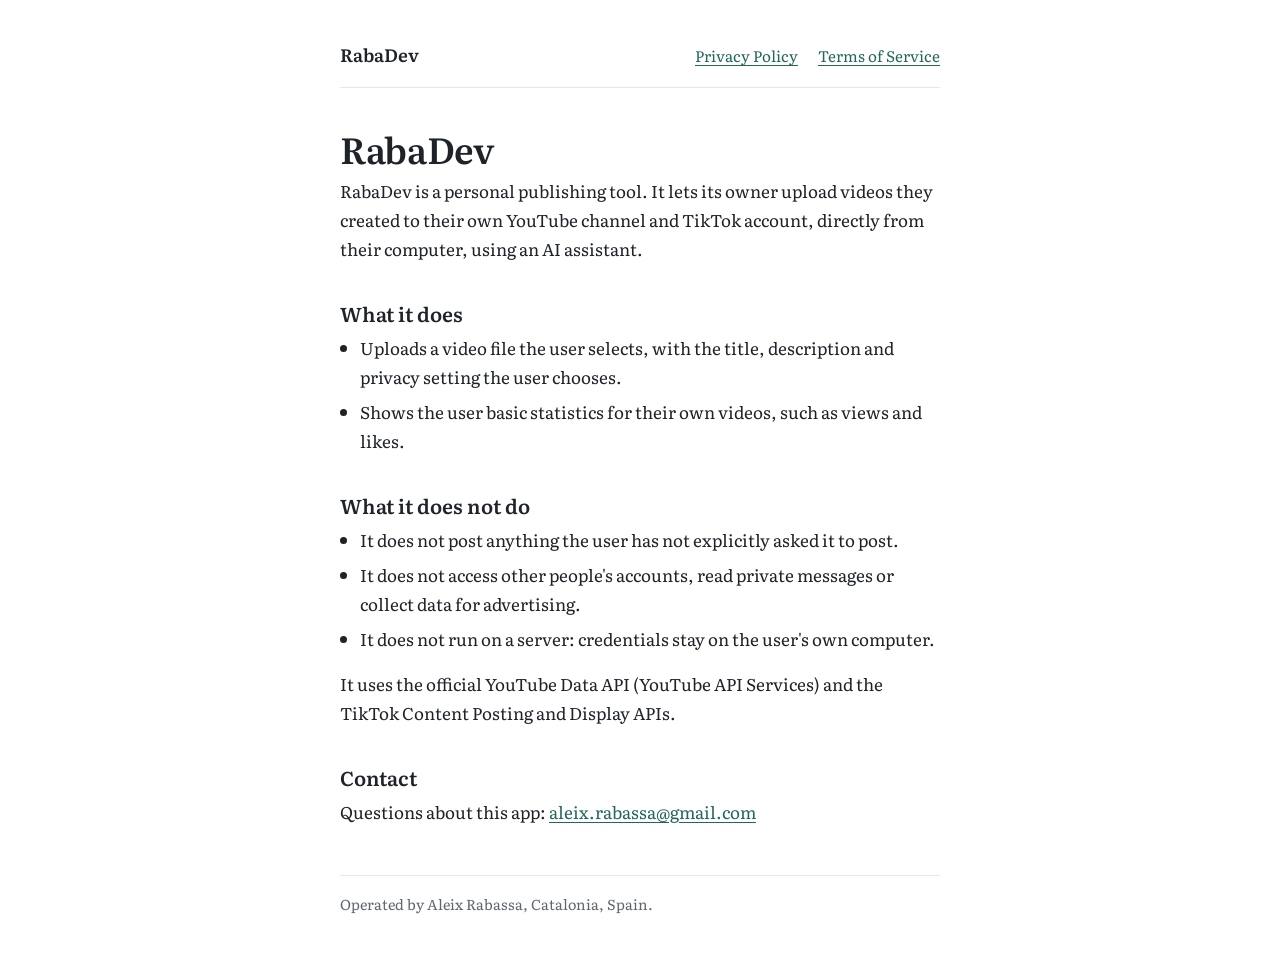
<file: index.html>
<!doctype html>
<html lang="en">
<head>
  <meta charset="utf-8">
  <meta name="viewport" content="width=device-width, initial-scale=1">
  <title>RabaDev</title>
  <meta name="description" content="RabaDev is a personal tool for uploading the owner's own videos to YouTube and TikTok.">
  <link rel="preconnect" href="https://fonts.googleapis.com">
  <link rel="preconnect" href="https://fonts.gstatic.com" crossorigin>
  <link href="https://fonts.googleapis.com/css2?family=Literata:opsz,wght@7..72,400;7..72,600&display=swap" rel="stylesheet">
  <link rel="stylesheet" href="style.css">
</head>
<body>
  <div class="page">
    <header class="site">
      <a class="name" href="index.html" aria-current="page">RabaDev</a>
      <nav aria-label="Legal">
        <a href="privacy.html">Privacy Policy</a>
        <a href="terms.html">Terms of Service</a>
      </nav>
    </header>

    <main>
      <h1>RabaDev</h1>
      <p>RabaDev is a personal publishing tool. It lets its owner upload videos they created to their own YouTube channel and TikTok account, directly from their computer, using an AI assistant.</p>

      <h2>What it does</h2>
      <ul>
        <li>Uploads a video file the user selects, with the title, description and privacy setting the user chooses.</li>
        <li>Shows the user basic statistics for their own videos, such as views and likes.</li>
      </ul>

      <h2>What it does not do</h2>
      <ul>
        <li>It does not post anything the user has not explicitly asked it to post.</li>
        <li>It does not access other people's accounts, read private messages or collect data for advertising.</li>
        <li>It does not run on a server: credentials stay on the user's own computer.</li>
      </ul>

      <p>It uses the official YouTube Data API (YouTube API Services) and the TikTok Content Posting and Display APIs.</p>

      <h2>Contact</h2>
      <p>Questions about this app: <a href="mailto:aleix.rabassa@gmail.com">aleix.rabassa@gmail.com</a></p>
    </main>

    <footer>
      Operated by Aleix Rabassa, Catalonia, Spain.
    </footer>
  </div>
</body>
</html>
</file>
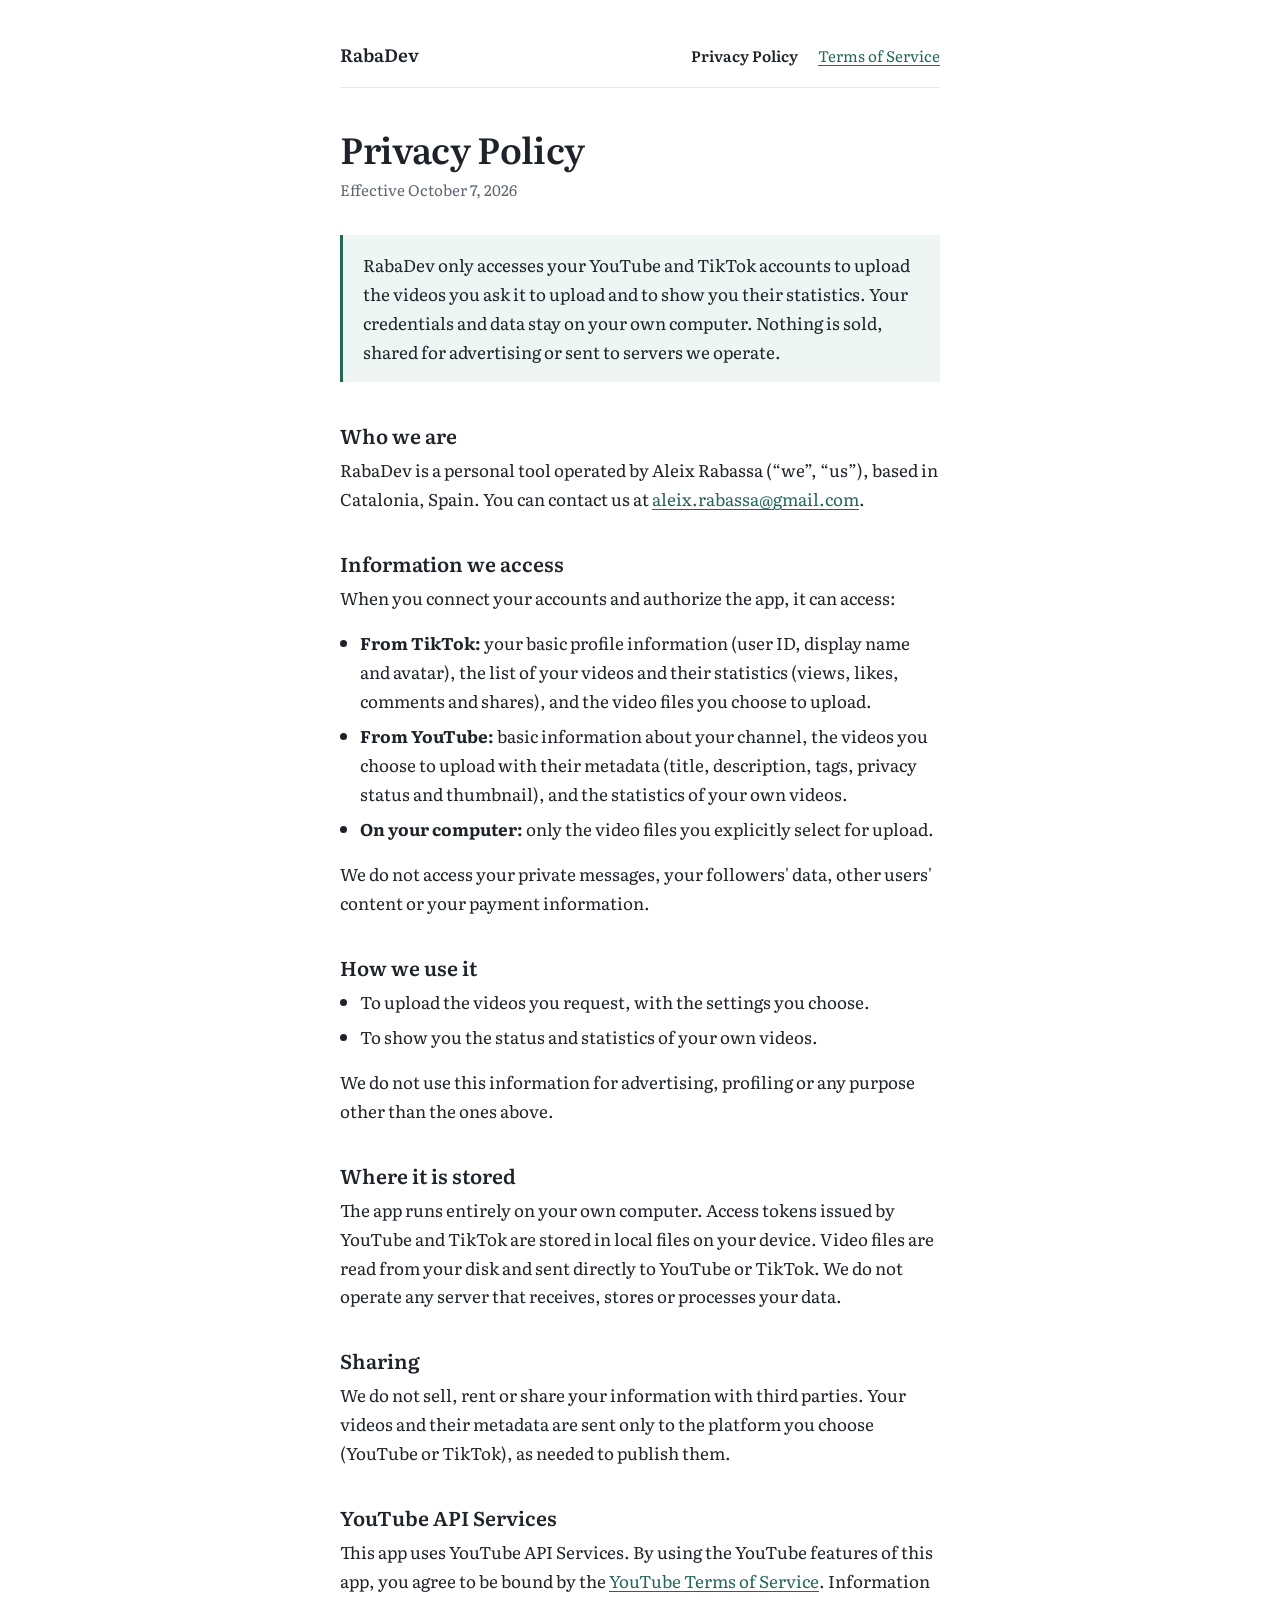
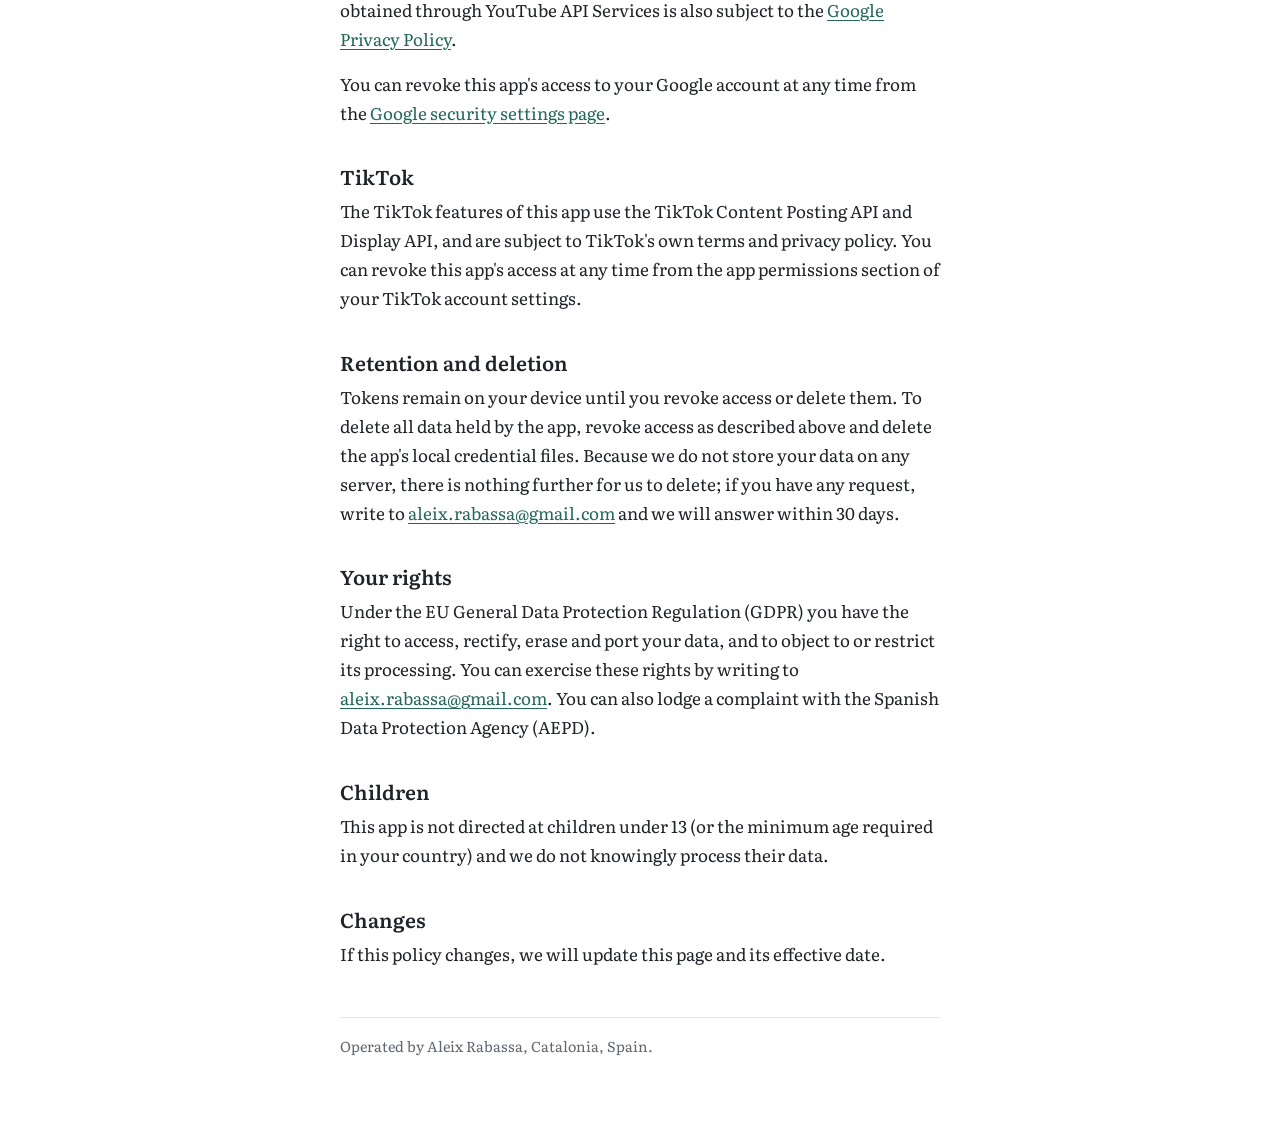
<file: privacy.html>
<!doctype html>
<html lang="en">
<head>
  <meta charset="utf-8">
  <meta name="viewport" content="width=device-width, initial-scale=1">
  <title>Privacy Policy · RabaDev</title>
  <link rel="preconnect" href="https://fonts.googleapis.com">
  <link rel="preconnect" href="https://fonts.gstatic.com" crossorigin>
  <link href="https://fonts.googleapis.com/css2?family=Literata:opsz,wght@7..72,400;7..72,600&display=swap" rel="stylesheet">
  <link rel="stylesheet" href="style.css">
</head>
<body>
  <div class="page">
    <header class="site">
      <a class="name" href="index.html">RabaDev</a>
      <nav aria-label="Legal">
        <a href="privacy.html" aria-current="page">Privacy Policy</a>
        <a href="terms.html">Terms of Service</a>
      </nav>
    </header>

    <main>
      <h1>Privacy Policy</h1>
      <p class="effective">Effective October 7, 2026</p>

      <div class="summary">
        <p>RabaDev only accesses your YouTube and TikTok accounts to upload the videos you ask it to upload and to show you their statistics. Your credentials and data stay on your own computer. Nothing is sold, shared for advertising or sent to servers we operate.</p>
      </div>

      <h2>Who we are</h2>
      <p>RabaDev is a personal tool operated by Aleix Rabassa (“we”, “us”), based in Catalonia, Spain. You can contact us at <a href="mailto:aleix.rabassa@gmail.com">aleix.rabassa@gmail.com</a>.</p>

      <h2>Information we access</h2>
      <p>When you connect your accounts and authorize the app, it can access:</p>
      <ul>
        <li><strong>From TikTok:</strong> your basic profile information (user ID, display name and avatar), the list of your videos and their statistics (views, likes, comments and shares), and the video files you choose to upload.</li>
        <li><strong>From YouTube:</strong> basic information about your channel, the videos you choose to upload with their metadata (title, description, tags, privacy status and thumbnail), and the statistics of your own videos.</li>
        <li><strong>On your computer:</strong> only the video files you explicitly select for upload.</li>
      </ul>
      <p>We do not access your private messages, your followers' data, other users' content or your payment information.</p>

      <h2>How we use it</h2>
      <ul>
        <li>To upload the videos you request, with the settings you choose.</li>
        <li>To show you the status and statistics of your own videos.</li>
      </ul>
      <p>We do not use this information for advertising, profiling or any purpose other than the ones above.</p>

      <h2>Where it is stored</h2>
      <p>The app runs entirely on your own computer. Access tokens issued by YouTube and TikTok are stored in local files on your device. Video files are read from your disk and sent directly to YouTube or TikTok. We do not operate any server that receives, stores or processes your data.</p>

      <h2>Sharing</h2>
      <p>We do not sell, rent or share your information with third parties. Your videos and their metadata are sent only to the platform you choose (YouTube or TikTok), as needed to publish them.</p>

      <h2>YouTube API Services</h2>
      <p>This app uses YouTube API Services. By using the YouTube features of this app, you agree to be bound by the <a href="https://www.youtube.com/t/terms">YouTube Terms of Service</a>. Information obtained through YouTube API Services is also subject to the <a href="https://policies.google.com/privacy">Google Privacy Policy</a>.</p>
      <p>You can revoke this app's access to your Google account at any time from the <a href="https://security.google.com/settings/security/permissions">Google security settings page</a>.</p>

      <h2>TikTok</h2>
      <p>The TikTok features of this app use the TikTok Content Posting API and Display API, and are subject to TikTok's own terms and privacy policy. You can revoke this app's access at any time from the app permissions section of your TikTok account settings.</p>

      <h2>Retention and deletion</h2>
      <p>Tokens remain on your device until you revoke access or delete them. To delete all data held by the app, revoke access as described above and delete the app's local credential files. Because we do not store your data on any server, there is nothing further for us to delete; if you have any request, write to <a href="mailto:aleix.rabassa@gmail.com">aleix.rabassa@gmail.com</a> and we will answer within 30 days.</p>

      <h2>Your rights</h2>
      <p>Under the EU General Data Protection Regulation (GDPR) you have the right to access, rectify, erase and port your data, and to object to or restrict its processing. You can exercise these rights by writing to <a href="mailto:aleix.rabassa@gmail.com">aleix.rabassa@gmail.com</a>. You can also lodge a complaint with the Spanish Data Protection Agency (AEPD).</p>

      <h2>Children</h2>
      <p>This app is not directed at children under 13 (or the minimum age required in your country) and we do not knowingly process their data.</p>

      <h2>Changes</h2>
      <p>If this policy changes, we will update this page and its effective date.</p>
    </main>

    <footer>
      Operated by Aleix Rabassa, Catalonia, Spain.
    </footer>
  </div>
</body>
</html>
</file>
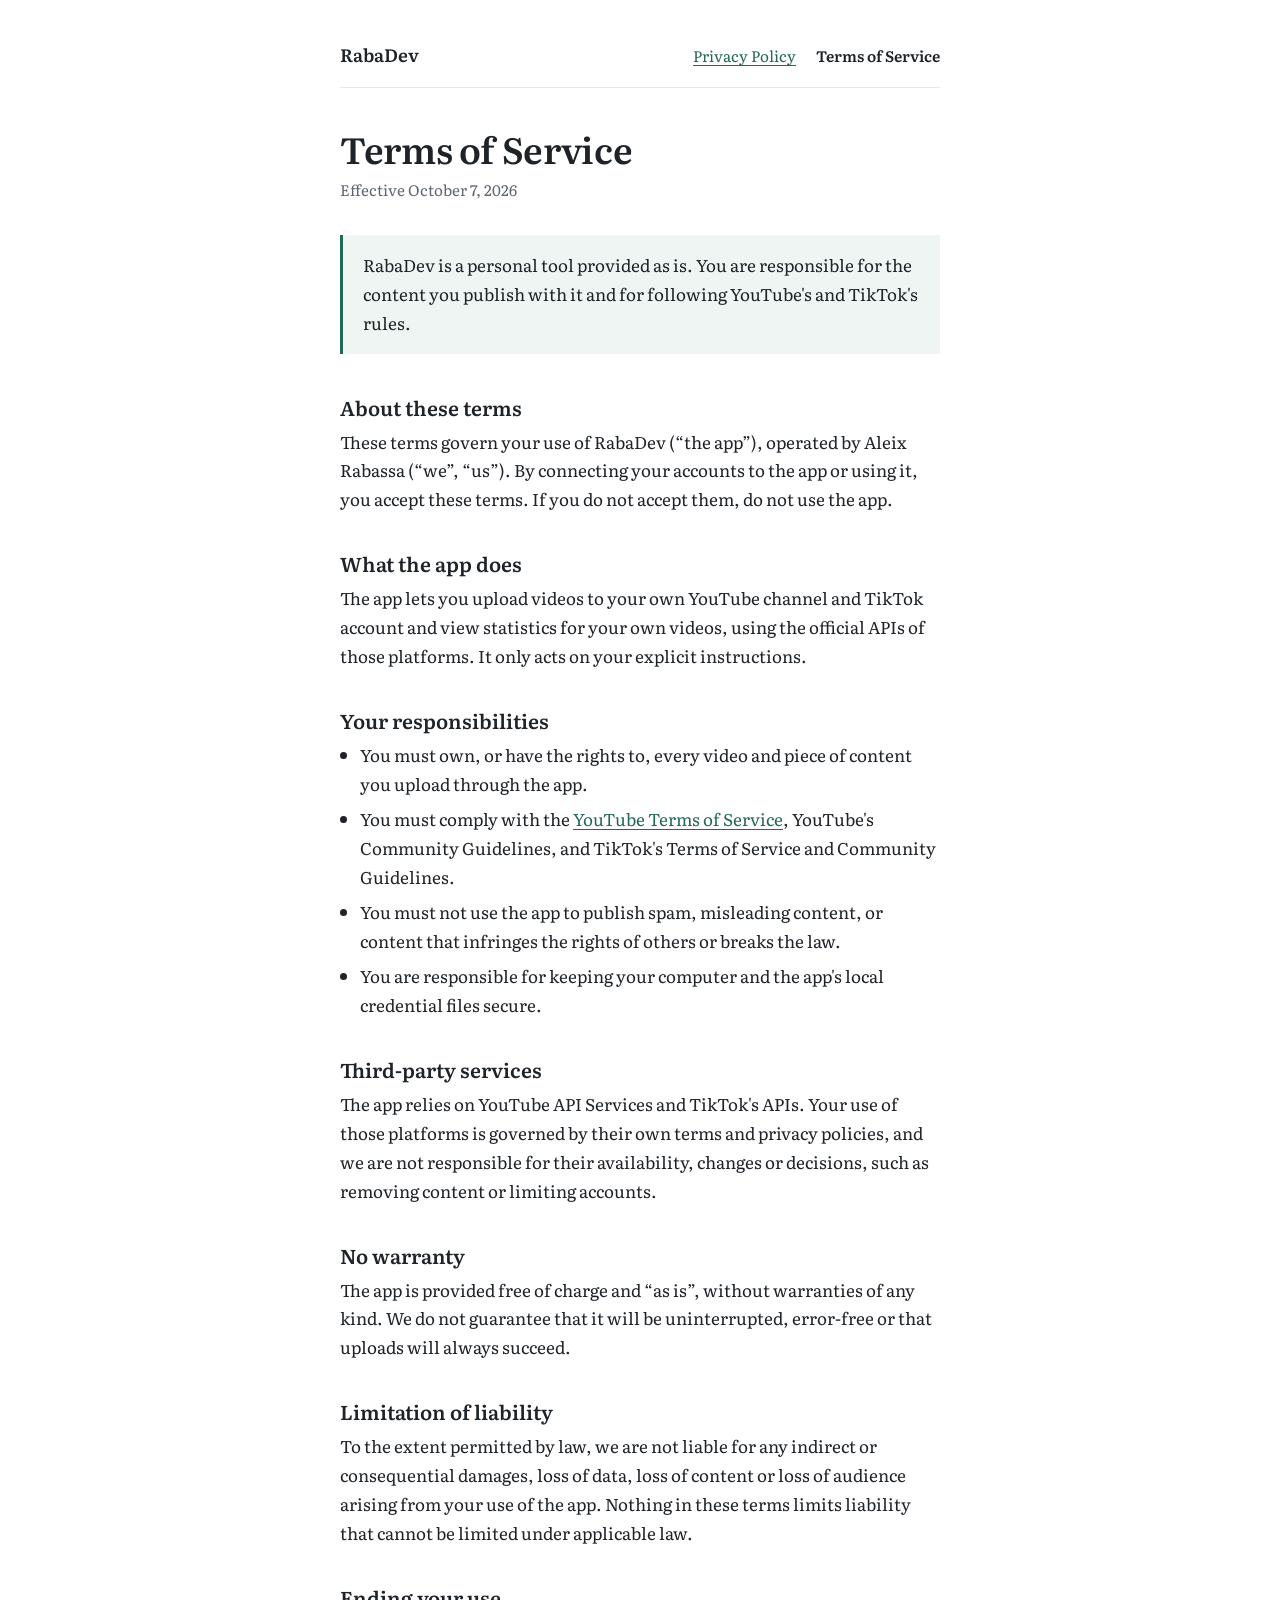
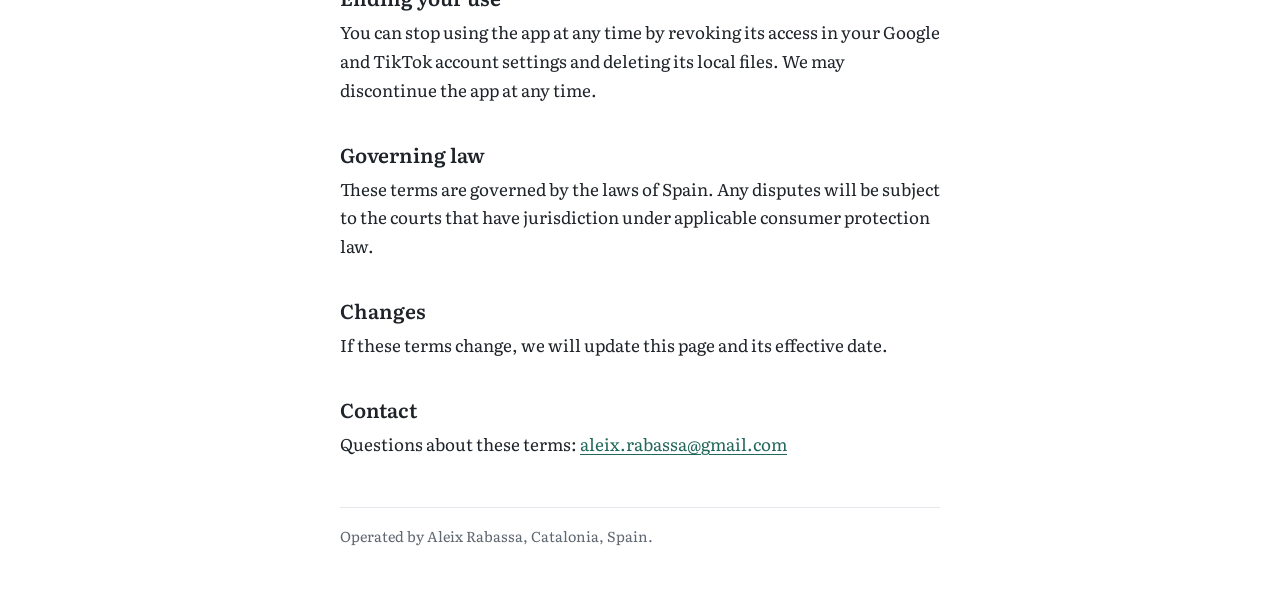
<file: terms.html>
<!doctype html>
<html lang="en">
<head>
  <meta charset="utf-8">
  <meta name="viewport" content="width=device-width, initial-scale=1">
  <title>Terms of Service · RabaDev</title>
  <link rel="preconnect" href="https://fonts.googleapis.com">
  <link rel="preconnect" href="https://fonts.gstatic.com" crossorigin>
  <link href="https://fonts.googleapis.com/css2?family=Literata:opsz,wght@7..72,400;7..72,600&display=swap" rel="stylesheet">
  <link rel="stylesheet" href="style.css">
</head>
<body>
  <div class="page">
    <header class="site">
      <a class="name" href="index.html">RabaDev</a>
      <nav aria-label="Legal">
        <a href="privacy.html">Privacy Policy</a>
        <a href="terms.html" aria-current="page">Terms of Service</a>
      </nav>
    </header>

    <main>
      <h1>Terms of Service</h1>
      <p class="effective">Effective October 7, 2026</p>

      <div class="summary">
        <p>RabaDev is a personal tool provided as is. You are responsible for the content you publish with it and for following YouTube's and TikTok's rules.</p>
      </div>

      <h2>About these terms</h2>
      <p>These terms govern your use of RabaDev (“the app”), operated by Aleix Rabassa (“we”, “us”). By connecting your accounts to the app or using it, you accept these terms. If you do not accept them, do not use the app.</p>

      <h2>What the app does</h2>
      <p>The app lets you upload videos to your own YouTube channel and TikTok account and view statistics for your own videos, using the official APIs of those platforms. It only acts on your explicit instructions.</p>

      <h2>Your responsibilities</h2>
      <ul>
        <li>You must own, or have the rights to, every video and piece of content you upload through the app.</li>
        <li>You must comply with the <a href="https://www.youtube.com/t/terms">YouTube Terms of Service</a>, YouTube's Community Guidelines, and TikTok's Terms of Service and Community Guidelines.</li>
        <li>You must not use the app to publish spam, misleading content, or content that infringes the rights of others or breaks the law.</li>
        <li>You are responsible for keeping your computer and the app's local credential files secure.</li>
      </ul>

      <h2>Third-party services</h2>
      <p>The app relies on YouTube API Services and TikTok's APIs. Your use of those platforms is governed by their own terms and privacy policies, and we are not responsible for their availability, changes or decisions, such as removing content or limiting accounts.</p>

      <h2>No warranty</h2>
      <p>The app is provided free of charge and “as is”, without warranties of any kind. We do not guarantee that it will be uninterrupted, error-free or that uploads will always succeed.</p>

      <h2>Limitation of liability</h2>
      <p>To the extent permitted by law, we are not liable for any indirect or consequential damages, loss of data, loss of content or loss of audience arising from your use of the app. Nothing in these terms limits liability that cannot be limited under applicable law.</p>

      <h2>Ending your use</h2>
      <p>You can stop using the app at any time by revoking its access in your Google and TikTok account settings and deleting its local files. We may discontinue the app at any time.</p>

      <h2>Governing law</h2>
      <p>These terms are governed by the laws of Spain. Any disputes will be subject to the courts that have jurisdiction under applicable consumer protection law.</p>

      <h2>Changes</h2>
      <p>If these terms change, we will update this page and its effective date.</p>

      <h2>Contact</h2>
      <p>Questions about these terms: <a href="mailto:aleix.rabassa@gmail.com">aleix.rabassa@gmail.com</a></p>
    </main>

    <footer>
      Operated by Aleix Rabassa, Catalonia, Spain.
    </footer>
  </div>
</body>
</html>
</file>
<file: style.css>
:root {
  --paper: #ffffff;
  --ink: #1e2329;
  --muted: #5e6670;
  --rule: #e4e7eb;
  --accent: #23675a;
  --summary: #eef5f3;
  color-scheme: light dark;
}

@media (prefers-color-scheme: dark) {
  :root {
    --paper: #15191e;
    --ink: #e6e9ed;
    --muted: #9aa3ad;
    --rule: #2a3038;
    --accent: #6cc3ad;
    --summary: #1b2a28;
  }
}

* { box-sizing: border-box; }

html { -webkit-text-size-adjust: 100%; }

body {
  margin: 0;
  background: var(--paper);
  color: var(--ink);
  font-family: "Literata", Georgia, "Times New Roman", serif;
  font-size: 1.0625rem;
  line-height: 1.7;
}

.page {
  max-width: 40rem;
  margin: 0 auto;
  padding: 2.5rem 1.25rem 4rem;
}

header.site {
  display: flex;
  flex-wrap: wrap;
  align-items: baseline;
  justify-content: space-between;
  gap: 0.75rem 1.5rem;
  padding-bottom: 1rem;
  border-bottom: 1px solid var(--rule);
  margin-bottom: 2.5rem;
}

header.site .name {
  font-weight: 600;
  font-size: 1.125rem;
  color: var(--ink);
  text-decoration: none;
}

header.site nav { display: flex; gap: 1.25rem; font-size: 0.95rem; }

a { color: var(--accent); text-underline-offset: 0.18em; }
a:hover { text-decoration-thickness: 2px; }
a:focus-visible { outline: 2px solid var(--accent); outline-offset: 3px; border-radius: 2px; }

nav a[aria-current="page"] { color: var(--ink); text-decoration: none; font-weight: 600; }

h1 {
  font-size: 2.25rem;
  line-height: 1.15;
  font-weight: 600;
  letter-spacing: -0.01em;
  margin: 0 0 0.5rem;
}

.effective { color: var(--muted); font-size: 0.95rem; margin: 0 0 2rem; }

.summary {
  background: var(--summary);
  border-left: 3px solid var(--accent);
  padding: 1rem 1.25rem;
  margin: 0 0 2.5rem;
}
.summary p { margin: 0; }

h2 {
  font-size: 1.25rem;
  line-height: 1.3;
  font-weight: 600;
  margin: 2.25rem 0 0.5rem;
}

p, ul { margin: 0 0 1rem; }
ul { padding-left: 1.25rem; }
li { margin-bottom: 0.4rem; }

footer {
  margin-top: 3rem;
  padding-top: 1rem;
  border-top: 1px solid var(--rule);
  color: var(--muted);
  font-size: 0.9rem;
}
</file>
